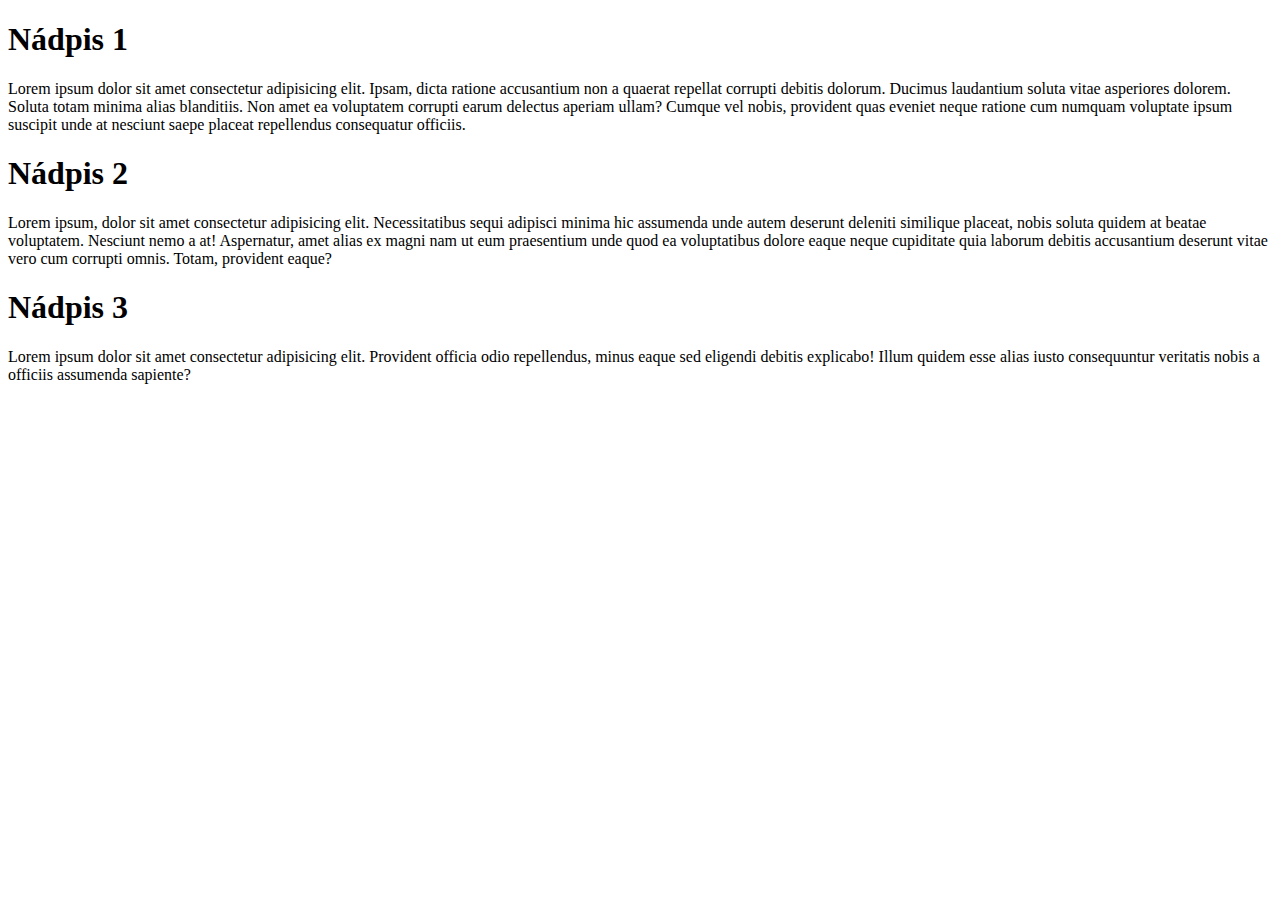
<file: 02_uvod_html/index.html>
<!DOCTYPE html>
<html lang="en">
<head>
    <meta charset="UTF-8">
    <meta name="viewport" content="width=device-width, initial-scale=1.0">
    <title>01 html úvod</title>
</head>
<body>
    <h1>Nádpis 1</h1>
    <p>

        Lorem ipsum dolor sit amet consectetur adipisicing elit. Ipsam, dicta ratione accusantium non a quaerat repellat corrupti debitis dolorum. Ducimus laudantium soluta vitae asperiores dolorem. Soluta totam minima alias blanditiis.
        Non amet ea voluptatem corrupti earum delectus aperiam ullam? Cumque vel nobis, provident quas eveniet neque ratione cum numquam voluptate ipsum suscipit unde at nesciunt saepe placeat repellendus consequatur officiis.
    </p>
<h1>Nádpis 2</h1>
<p>
    Lorem ipsum, dolor sit amet consectetur adipisicing elit. Necessitatibus sequi adipisci minima hic assumenda unde autem deserunt deleniti similique placeat, nobis soluta quidem at beatae voluptatem. Nesciunt nemo a at!
    Aspernatur, amet alias ex magni nam ut eum praesentium unde quod ea voluptatibus dolore eaque neque cupiditate quia laborum debitis accusantium deserunt vitae vero cum corrupti omnis. Totam, provident eaque?
</p>
<h1>Nádpis 3</h1>
<p>
    Lorem ipsum dolor sit amet consectetur adipisicing elit. Provident officia odio repellendus, minus eaque sed eligendi debitis explicabo! Illum quidem esse alias iusto consequuntur veritatis nobis a officiis assumenda sapiente?
</p>
</body>
</html>
</file>
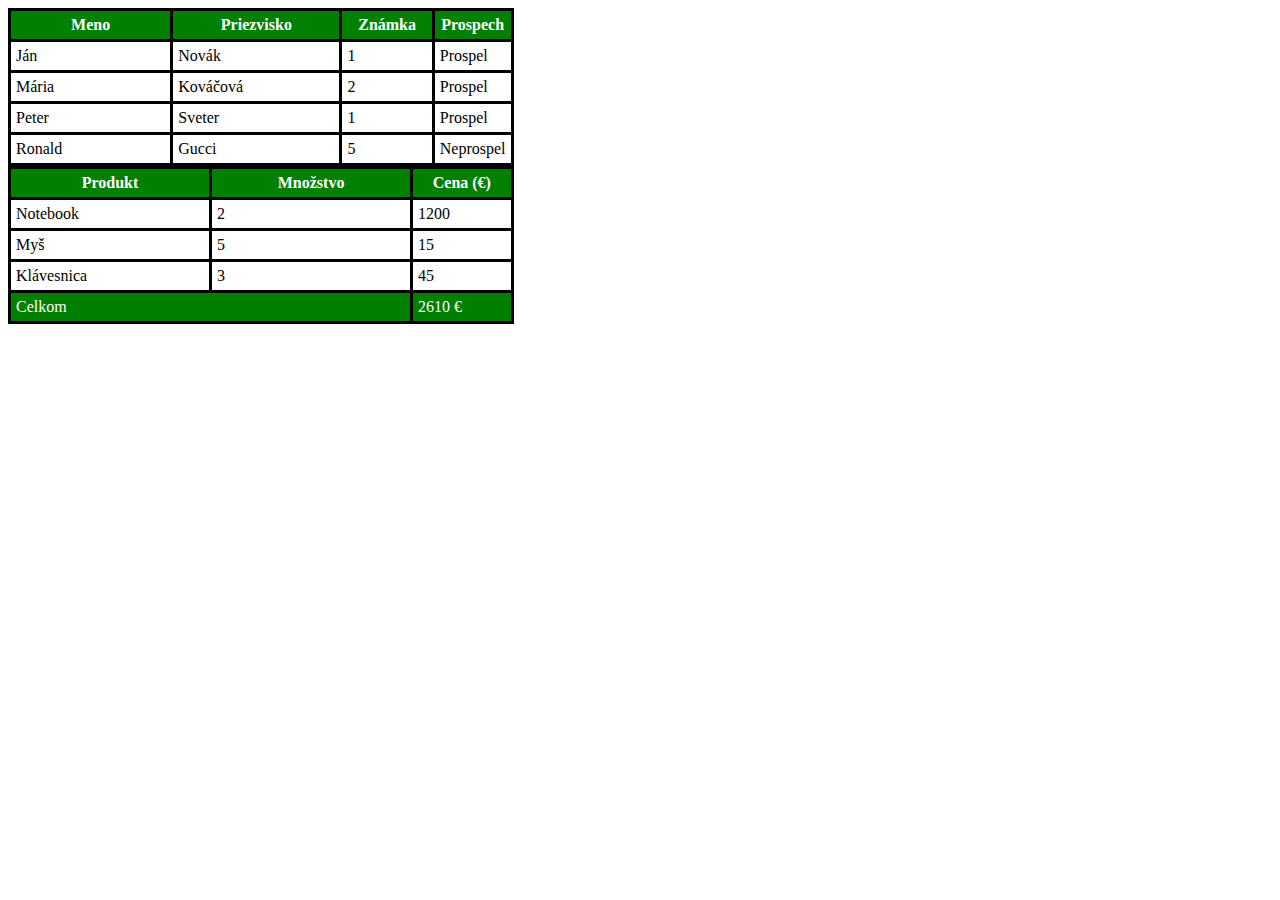
<file: 05_tabulky/index.html>
<!DOCTYPE html>
<html lang="en">
<head>
    <meta charset="UTF-8">
    <meta name="viewport" content="width=device-width, initial-scale=1.0">
    <title>05 tabulky</title>
    <link rel="stylesheet" href="style.css">
</head>
<body>
    
    <table>
        <thead>
            <tr>
                <th>Meno</th>
                <th>Priezvisko</th>
                <th>Známka</th>
                <th>Prospech</th>
            </tr>
        </thead>
        <tr>
            <td>Ján</td>
            <td>Novák</td>
            <td>1</td>
            <td>Prospel</td>
        </tr>
        <tr>
            <td>Mária</td>
            <td>Kováčová</td>
            <td>2</td>
            <td>Prospel</td>
        </tr>
        <tr>
            <td>Peter</td>
            <td>Sveter</td>
            <td>1</td>
            <td>Prospel</td>
        </tr>
        <tr>
            <td>Ronald</td>
            <td>Gucci</td>
            <td>5</td>
            <td>Neprospel</td>
        </tr>
    </table>

<table>
    <thead>
        <tr>
            <th>Produkt</th>
            <th>Množstvo</th>
            <th>Cena (€)</th>
        </tr>
    </thead>
    <tbody>
        <tr>
            <td>Notebook</td>
            <td>2</td>
            <td>1200</td>
        </tr>
        <tr>
            <td>Myš</td>
            <td>5</td>
            <td>15</td>
        </tr>
        <tr>
            <td>Klávesnica</td>
            <td>3</td>
            <td>45</td>
        </tr>
    </tbody>
    <tfoot>
        <tr>
            <td colspan="2">Celkom</td>
            
            <td>2610 €</td>
        </tr>
    </tfoot>
</table>

</body>
</html>
</file>
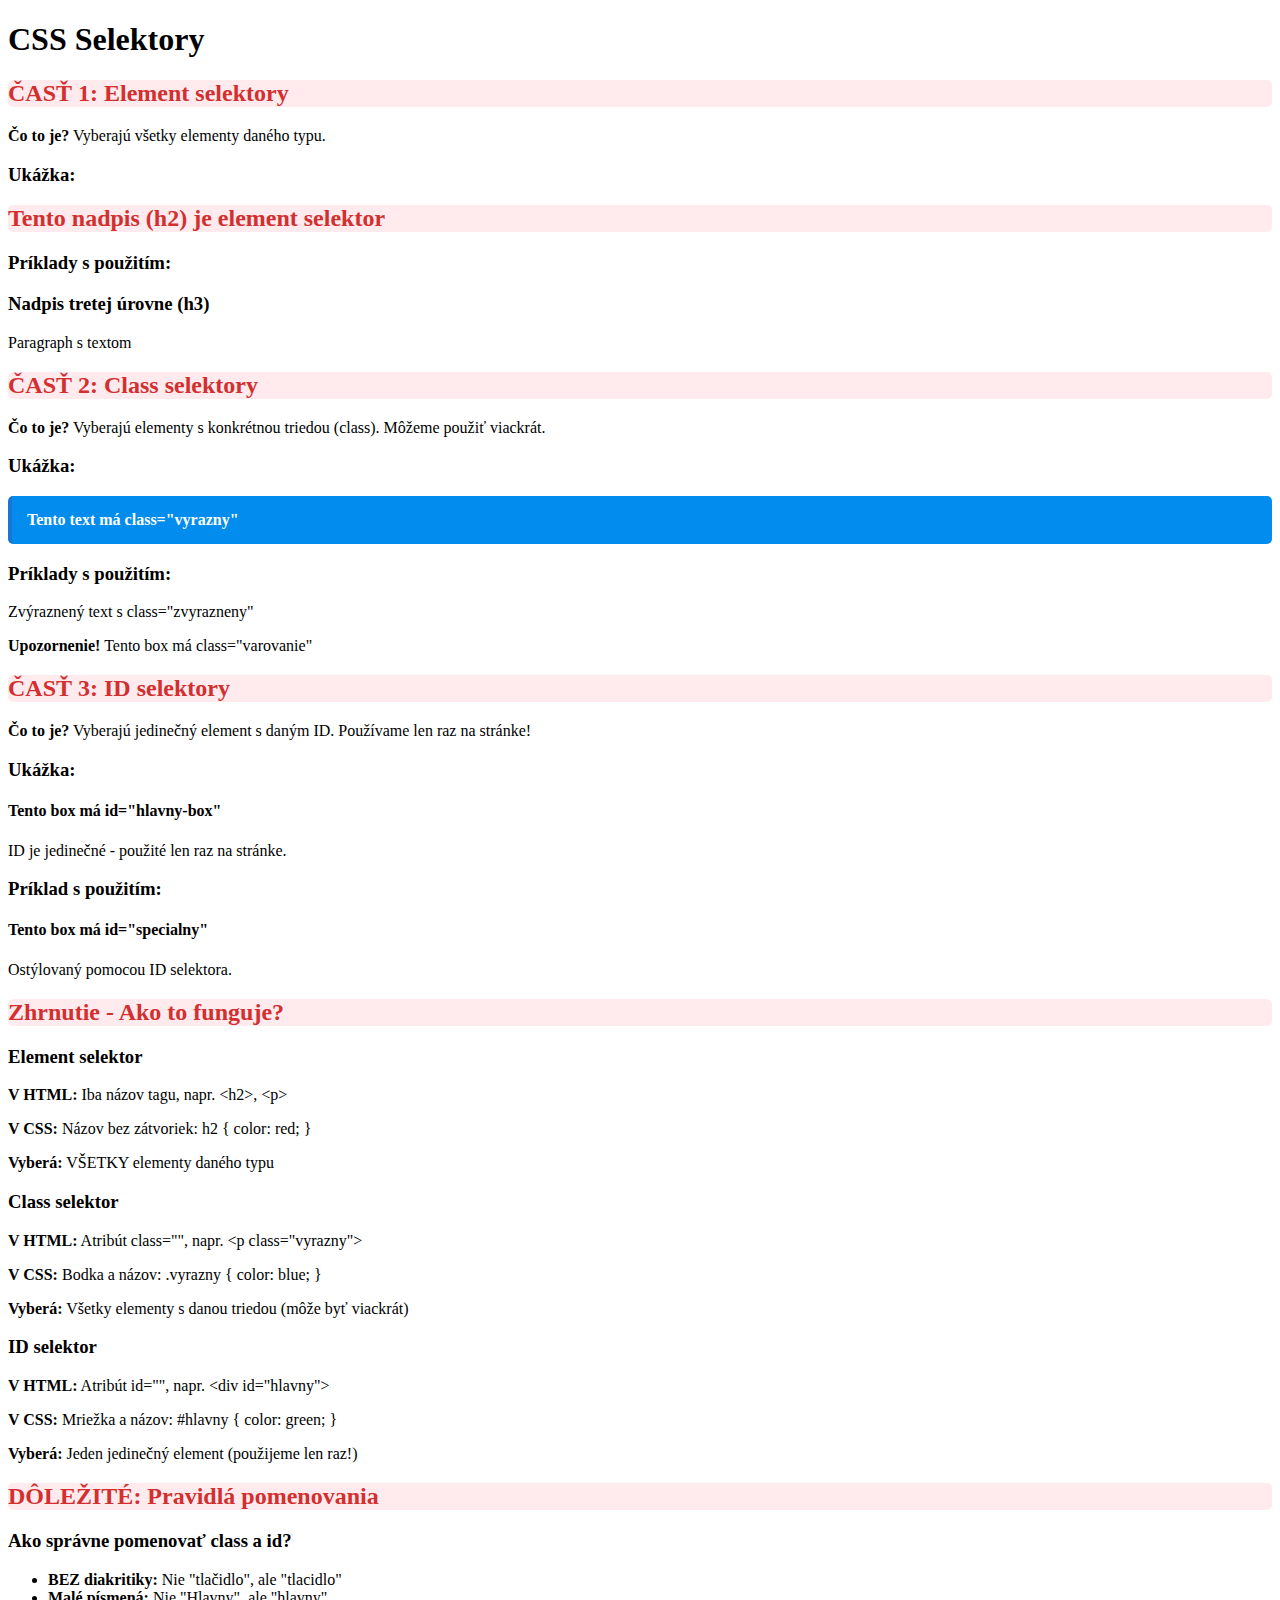
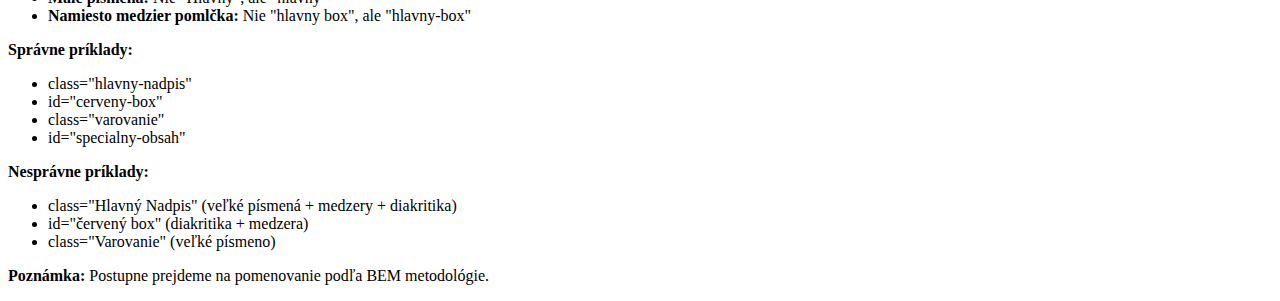
<file: 07_selektory/index.html>
<!DOCTYPE html>
<html lang="sk">
<head>
    <meta charset="UTF-8">
    <meta name="viewport" content="width=device-width, initial-scale=1.0">
    <title>06 CSS Selektory - Cvičenie</title>
    <link rel="stylesheet" href="assets/css/style.css">
</head>
<body>
    
    <h1>CSS Selektory</h1>
    
    <section>
        <h2>ČASŤ 1: Element selektory</h2>
        <p><strong>Čo to je?</strong> Vyberajú všetky elementy daného typu.</p>
        
        <article>
            <h3>Ukážka:</h3>
            <h2>Tento nadpis (h2) je element selektor</h2>
        </article>
        
        <article>
            <h3>Príklady s použitím:</h3>
            <h3>Nadpis tretej úrovne (h3)</h3>
            <p>Paragraph s textom</p>
        </article>
    </section>

    <section>
        <h2>ČASŤ 2: Class selektory</h2>
        <p><strong>Čo to je?</strong> Vyberajú elementy s konkrétnou triedou (class). Môžeme použiť viackrát.</p>
        
        <article>
            <h3>Ukážka:</h3>
            <p class="vyrazny">Tento text má class="vyrazny"</p>
        </article>
        
        <article>
            <h3>Príklady s použitím:</h3>
            <p>Zvýraznený text s class="zvyrazneny"</p>
            <div>
                <strong>Upozornenie!</strong> Tento box má class="varovanie"
            </div>
        </article>
    </section>

    <section>
        <h2>ČASŤ 3: ID selektory</h2>
        <p><strong>Čo to je?</strong> Vyberajú jedinečný element s daným ID. Používame len raz na stránke!</p>
        
        <article>
            <h3>Ukážka:</h3>
            <div>
                <h4>Tento box má id="hlavny-box"</h4>
                <p>ID je jedinečné - použité len raz na stránke.</p>
            </div>
        </article>
        
        <article>
            <h3>Príklad s použitím:</h3>
            <div>
                <h4>Tento box má id="specialny"</h4>
                <p>Ostýlovaný pomocou ID selektora.</p>
            </div>
        </article>
    </section>

    <section>
        <h2>Zhrnutie - Ako to funguje?</h2>
        
        <article>
            <h3>Element selektor</h3>
            <p><strong>V HTML:</strong> Iba názov tagu, napr. &lt;h2&gt;, &lt;p&gt;</p>
            <p><strong>V CSS:</strong> Názov bez zátvoriek: h2 { color: red; }</p>
            <p><strong>Vyberá:</strong> VŠETKY elementy daného typu</p>
        </article>
        
        <article>
            <h3>Class selektor</h3>
            <p><strong>V HTML:</strong> Atribút class="", napr. &lt;p class="vyrazny"&gt;</p>
            <p><strong>V CSS:</strong> Bodka a názov: .vyrazny { color: blue; }</p>
            <p><strong>Vyberá:</strong> Všetky elementy s danou triedou (môže byť viackrát)</p>
        </article>
        
        <article>
            <h3>ID selektor</h3>
            <p><strong>V HTML:</strong> Atribút id="", napr. &lt;div id="hlavny"&gt;</p>
            <p><strong>V CSS:</strong> Mriežka a názov: #hlavny { color: green; }</p>
            <p><strong>Vyberá:</strong> Jeden jedinečný element (použijeme len raz!)</p>
        </article>
    </section>
    <section>
        <h2>DÔLEŽITÉ: Pravidlá pomenovania</h2>
        
        <article>
            <h3>Ako správne pomenovať class a id?</h3>
            <ul>
                <li><strong>BEZ diakritiky:</strong> Nie "tlačidlo", ale "tlacidlo"</li>
                <li><strong>Malé písmená:</strong> Nie "Hlavny", ale "hlavny"</li>
                <li><strong>Namiesto medzier pomlčka:</strong> Nie "hlavny box", ale "hlavny-box"</li>
            </ul>
            
            <p><strong>Správne príklady:</strong></p>
            <ul>
                <li>class="hlavny-nadpis"</li>
                <li>id="cerveny-box"</li>
                <li>class="varovanie"</li>
                <li>id="specialny-obsah"</li>
            </ul>
            
            <p><strong>Nesprávne príklady:</strong></p>
            <ul>
                <li>class="Hlavný Nadpis" (veľké písmená + medzery + diakritika)</li>
                <li>id="červený box" (diakritika + medzera)</li>
                <li>class="Varovanie" (veľké písmeno)</li>
            </ul>
            
            <p><strong>Poznámka:</strong> Postupne prejdeme na pomenovanie podľa BEM metodológie.</p>
        </article>
    </section>
</body>
</html>
</file>
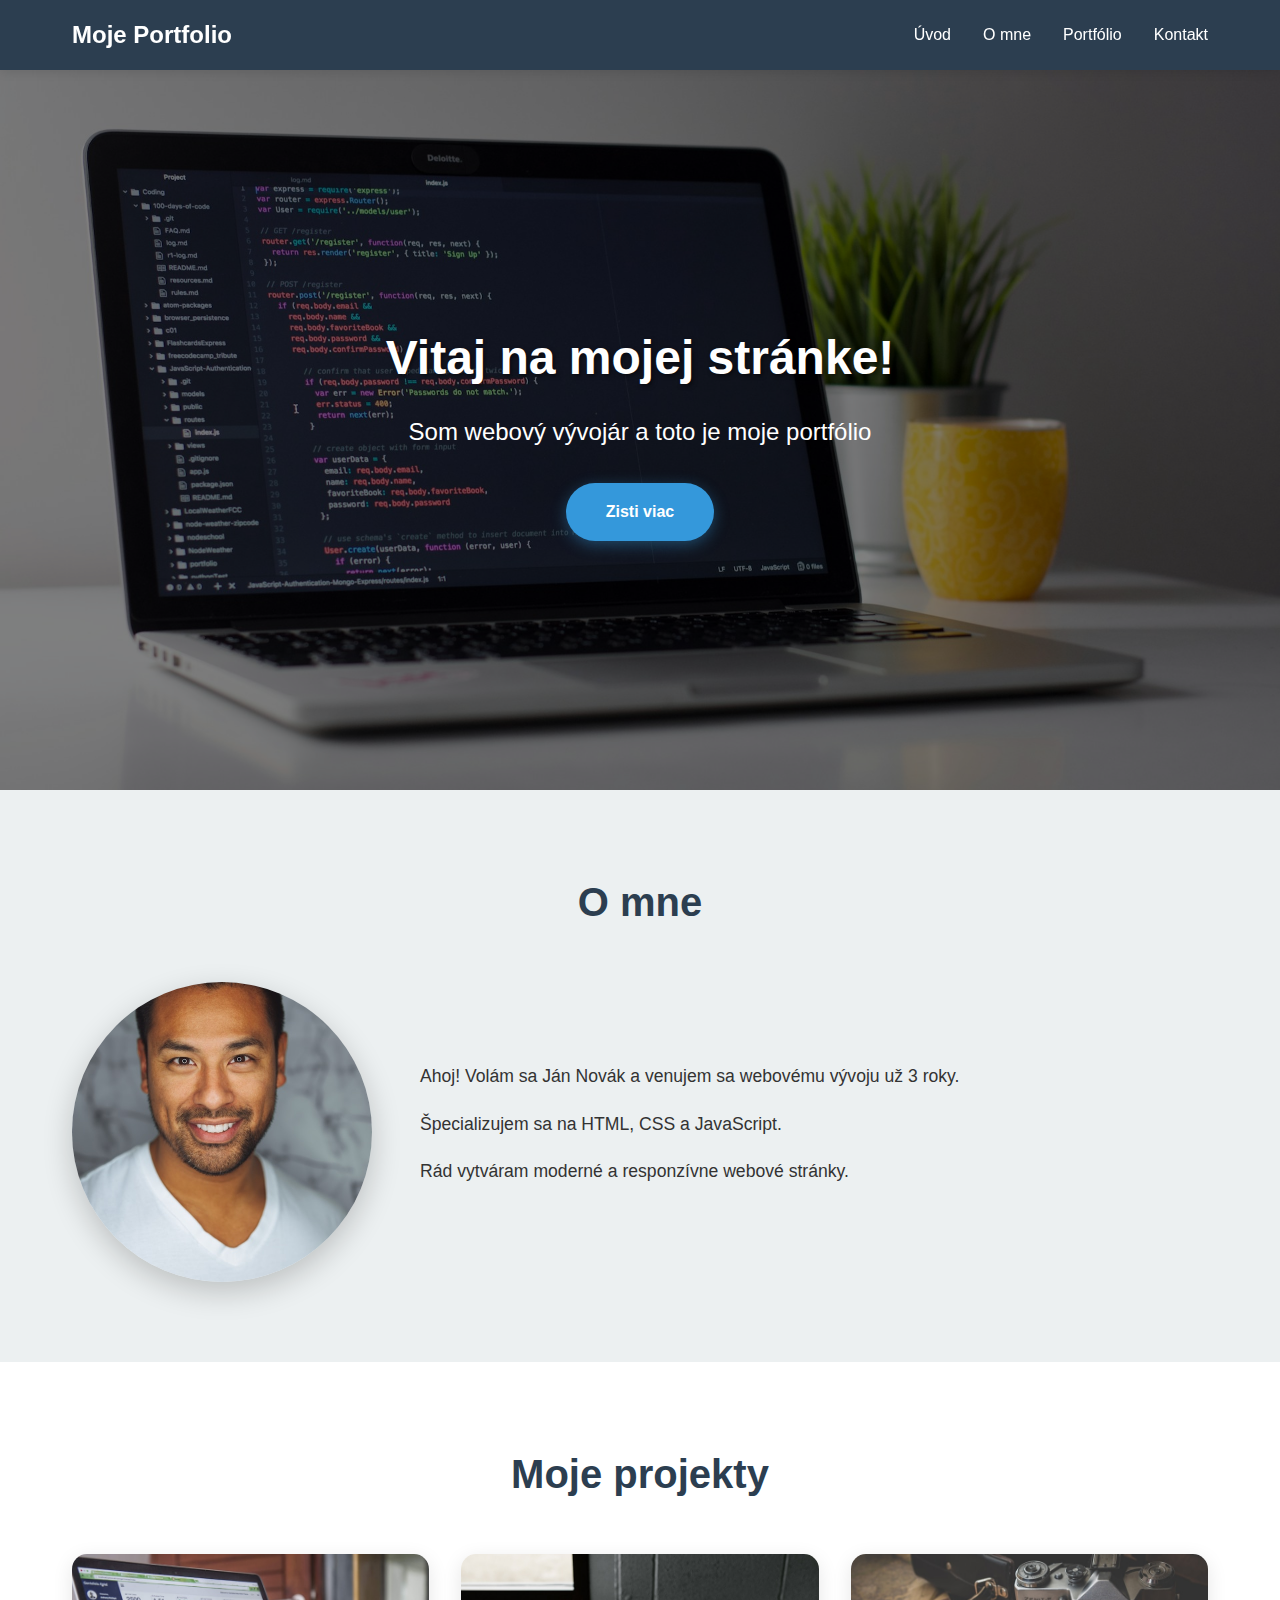
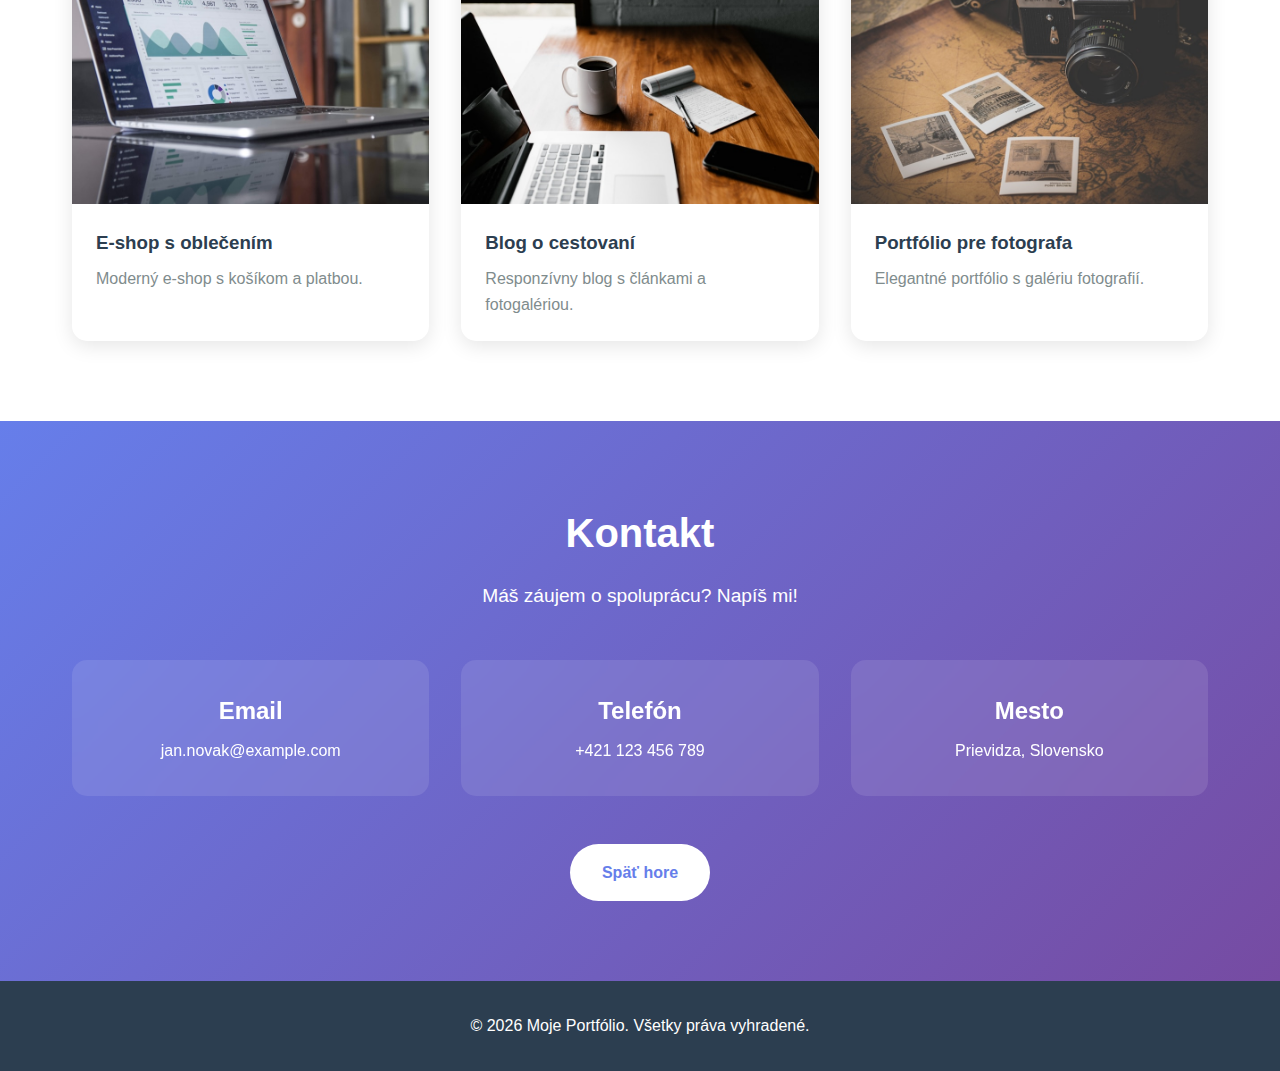
<file: odkazy_kotvy/index.html>
<!DOCTYPE html>
<html lang="sk">
<head>
    <meta charset="UTF-8">
    <meta name="viewport" content="width=device-width, initial-scale=1.0">
    <title>Moje Portfólio</title>
    <link rel="stylesheet" href="assets/css/style.css">
</head>
<body>

    <!-- NAVIGÁCIA - odkazy na časti stránky -->
    <nav class="nav">
        <div class="container">
            <h1 class="nav__logo">Moje Portfolio</h1>
            <ul class="nav__list">
                <li><a href="#uvod">Úvod</a></li>
                <li><a href="#o_mne">O mne</a></li>
                <li><a href="#portfolio">Portfólio</a></li>
                <li><a href="#kontakt">Kontakt</a></li>
            </ul>
        </div>
    </nav>

    <!-- HERO SEKCIA s obrázkom na pozadí -->
    <!-- TODO: V CSS pridaj background-image s relatívnou adresou -->
    <header class="hero" id="uvod">
        <div class="hero__content">
            <h1>Vitaj na mojej stránke!</h1>
            <p>Som webový vývojár a toto je moje portfólio</p>
            <!-- TODO: Pridaj odkaz na sekciu "o-mne" -->
            <a href="" class="hero__btn">Zisti viac</a>
        </div>
    </header>

    <!-- SEKCIA: O MNE -->
    <section class="about" id="o_mne">
        <div class="container">
            <h2>O mne</h2>
            <div class="about__content">
                <!-- TODO: Pridaj obrázok profile.jpg -->
                <img src="assets/images/profile.jpg" alt="Môj profil" class="about__img">
                <div class="about__text">
                    <p>Ahoj! Volám sa Ján Novák a venujem sa webovému vývoju už 3 roky.</p>
                    <p>Špecializujem sa na HTML, CSS a JavaScript.</p>
                    <p>Rád vytváram moderné a responzívne webové stránky.</p>
                </div>
            </div>
        </div>
    </section>

    <!-- SEKCIA: PORTFÓLIO -->
    <section class="portfolio" id="portfolio">
        <div class="container">
            <h2>Moje projekty</h2>
            <div class="portfolio__grid">
                
                <!-- Projekt 1 -->
                <div class="portfolio__card">
                    <!-- TODO: Pridaj obrázok projektu project-1.jpg -->
                    <img src="assets/images/project-1.jpg" alt="Projekt 1">
                    <h3>E-shop s oblečením</h3>
                    <p>Moderný e-shop s košíkom a platbou.</p>
                </div>

                <!-- Projekt 2 -->
                <div class="portfolio__card">
                    <!-- TODO: Pridaj obrázok projektu project-2.jpg) -->
                    <img src="assets/images/project-2.jpg" alt="Projekt 2">
                    <h3>Blog o cestovaní</h3>
                    <p>Responzívny blog s článkami a fotogalériou.</p>
                </div>

                <!-- Projekt 3 -->
                <div class="portfolio__card">
                    <!-- TODO: Pridaj obrázok projektu project-3.jpg) -->
                    <img src="assets/images/project-3.jpg" alt="Projekt 3">
                    <h3>Portfólio pre fotografa</h3>
                    <p>Elegantné portfólio s galériu fotografií.</p>
                </div>

            </div>
        </div>
    </section>

    <!-- SEKCIA: KONTAKT -->
    <section class="contact" id="kontakt">
        <div class="container">
            <h2>Kontakt</h2>
            <p>Máš záujem o spoluprácu? Napíš mi!</p>
            
            <div class="contact__info">
                <div class="contact__item">
                    <h3>Email</h3>
                    <p>jan.novak@example.com</p>
                </div>
                <div class="contact__item">
                    <h3>Telefón</h3>
                    <p>+421 123 456 789</p>
                </div>
                <div class="contact__item">
                    <h3>Mesto</h3>
                    <p>Prievidza, Slovensko</p>
                </div>
            </div>

            <!-- Odkaz späť hore -->
            <!-- TODO: Pridaj odkaz na sekciu #uvod -->
            <a href="" class="contact__btn-back" id="uvod"> Späť hore</a>
        </div>
    </section>

    <footer>
        <p>&copy; 2026 Moje Portfólio. Všetky práva vyhradené.</p>
    </footer>

</body>
</html>
</file>
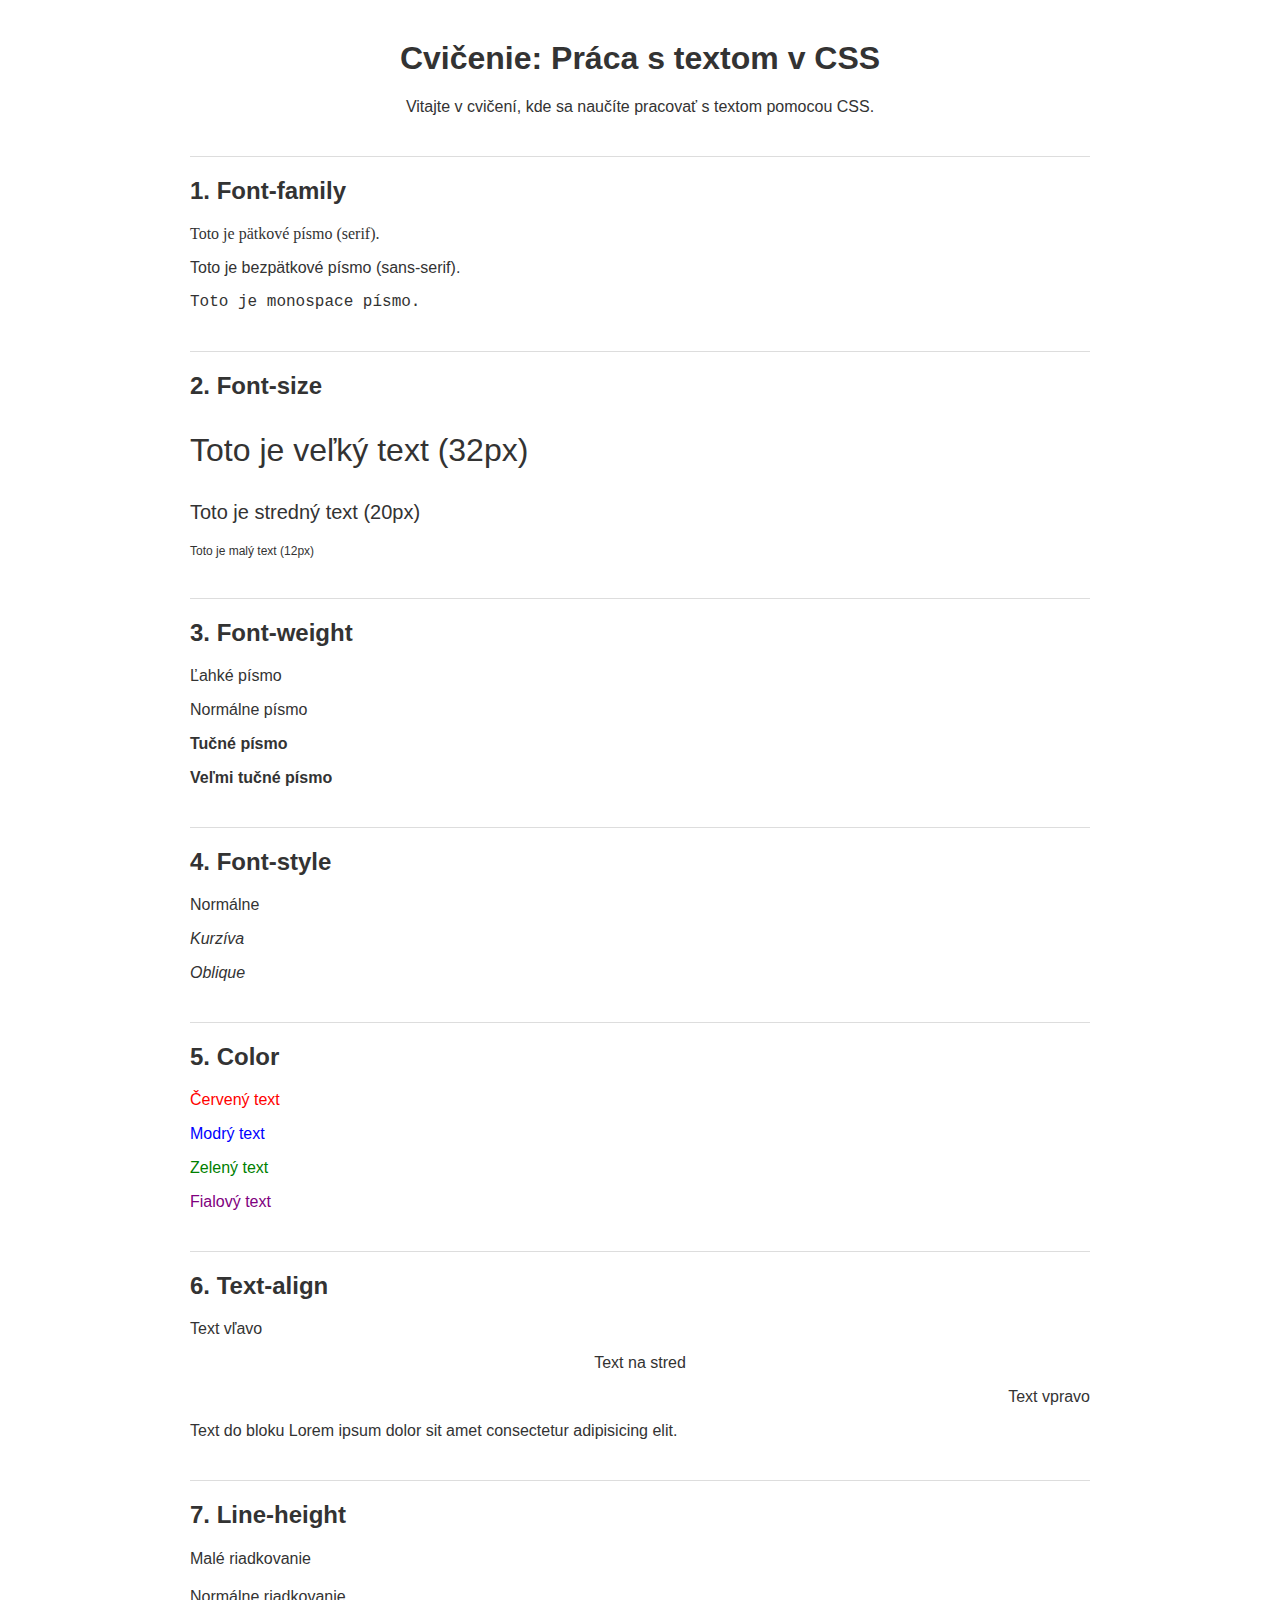
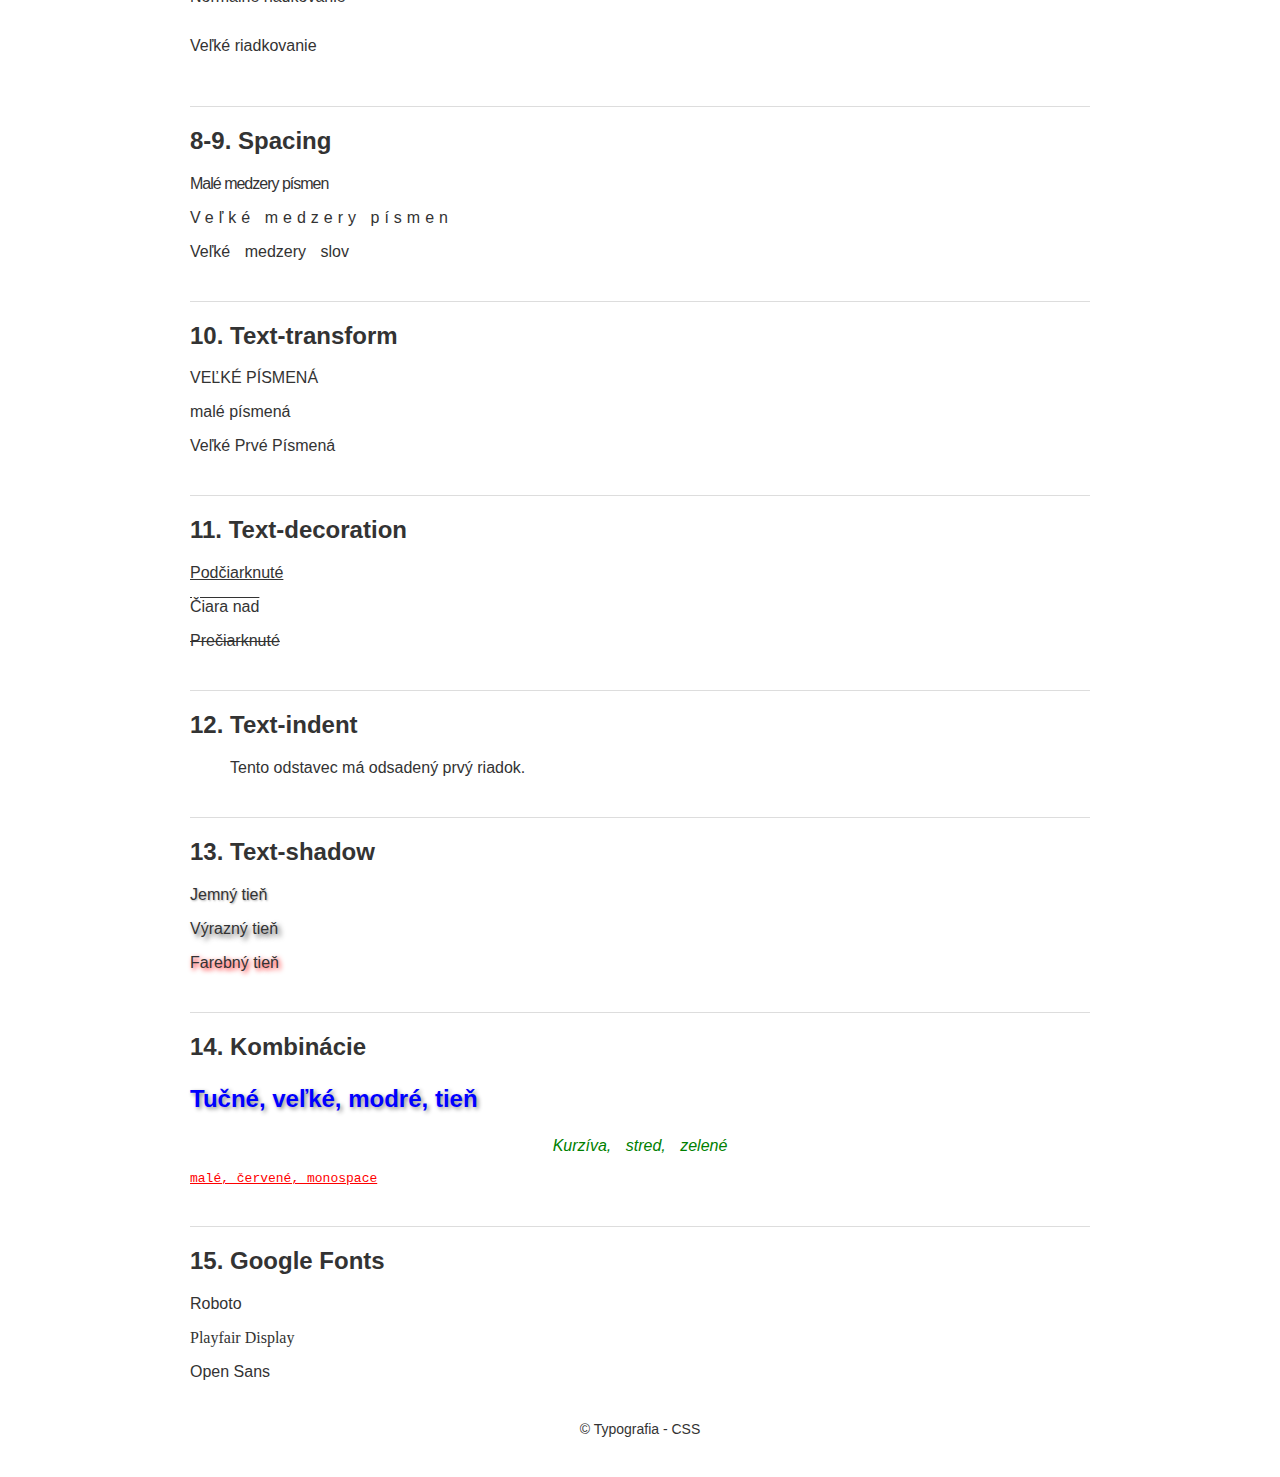
<file: uloha_2/index.html>
<!DOCTYPE html>
<html lang="sk" xmlns:mso="urn:schemas-microsoft-com:office:office" xmlns:msdt="uuid:C2F41010-65B3-11d1-A29F-00AA00C14882">
<head>
    <meta charset="UTF-8">
    <meta name="viewport" content="width=device-width, initial-scale=1.0">
    <title>Cvičenie - Práca s textom</title>
    <link rel="stylesheet" href="assets/css/style.css">

<!--[if gte mso 9]><xml>
<mso:CustomDocumentProperties>
<mso:xd_Signature msdt:dt="string"></mso:xd_Signature>
<mso:display_urn_x003a_schemas-microsoft-com_x003a_office_x003a_office_x0023_Editor msdt:dt="string">Mgr. Jozef Dubec</mso:display_urn_x003a_schemas-microsoft-com_x003a_office_x003a_office_x0023_Editor>
<mso:Order msdt:dt="string">900.000000000000</mso:Order>
<mso:xd_ProgID msdt:dt="string"></mso:xd_ProgID>
<mso:_ExtendedDescription msdt:dt="string"></mso:_ExtendedDescription>
<mso:display_urn_x003a_schemas-microsoft-com_x003a_office_x003a_office_x0023_Author msdt:dt="string">Mgr. Jozef Dubec</mso:display_urn_x003a_schemas-microsoft-com_x003a_office_x003a_office_x0023_Author>
<mso:ComplianceAssetId msdt:dt="string"></mso:ComplianceAssetId>
<mso:TemplateUrl msdt:dt="string"></mso:TemplateUrl>
<mso:ReferenceId msdt:dt="string"></mso:ReferenceId>
<mso:ContentTypeId msdt:dt="string">0x01010038449989B0003745A94C095FA2948DAE</mso:ContentTypeId>
<mso:TriggerFlowInfo msdt:dt="string"></mso:TriggerFlowInfo>
<mso:_SourceUrl msdt:dt="string"></mso:_SourceUrl>
<mso:_SharedFileIndex msdt:dt="string"></mso:_SharedFileIndex>
<mso:TaxCatchAll msdt:dt="string"></mso:TaxCatchAll>
<mso:MediaServiceImageTags msdt:dt="string"></mso:MediaServiceImageTags>
<mso:lcf76f155ced4ddcb4097134ff3c332f msdt:dt="string"></mso:lcf76f155ced4ddcb4097134ff3c332f>
</mso:CustomDocumentProperties>
</xml><![endif]-->
</head>
<body>

<h1>Cvičenie: Práca s textom v CSS</h1>

<p class="intro">
    Vitajte v cvičení, kde sa naučíte pracovať s textom pomocou CSS.
</p>

<div id="font-family">
    <h2>1. Font-family</h2>
    <p class="serif">Toto je pätkové písmo (serif).</p>
    <p class="sans">Toto je bezpätkové písmo (sans-serif).</p>
    <p class="mono">Toto je monospace písmo.</p>
</div>

<div id="font-size">
    <h2>2. Font-size</h2>
    <p class="big">Toto je veľký text (32px)</p>
    <p class="medium">Toto je stredný text (20px)</p>
    <p class="small">Toto je malý text (12px)</p>
</div>

<div id="font-weight">
    <h2>3. Font-weight</h2>
    <p class="light">Ľahké písmo</p>
    <p class="normal">Normálne písmo</p>
    <p class="bold">Tučné písmo</p>
    <p class="extra-bold">Veľmi tučné písmo</p>
</div>

<div id="font-style">
    <h2>4. Font-style</h2>
    <p class="normal-style">Normálne</p>
    <p class="italic">Kurzíva</p>
    <p class="oblique">Oblique</p>
</div>

<div id="colors">
    <h2>5. Color</h2>
    <p class="red">Červený text</p>
    <p class="blue">Modrý text</p>
    <p class="green">Zelený text</p>
    <p class="purple">Fialový text</p>
</div>

<div id="align">
    <h2>6. Text-align</h2>
    <p class="left">Text vľavo</p>
    <p class="center">Text na stred</p>
    <p class="right">Text vpravo</p>
    <p class="justify">Text do bloku Lorem ipsum dolor sit amet consectetur adipisicing elit.</p>
</div>

<div id="line-height">
    <h2>7. Line-height</h2>
    <p class="lh-small">Malé riadkovanie</p>
    <p class="lh-normal">Normálne riadkovanie</p>
    <p class="lh-big">Veľké riadkovanie</p>
</div>

<div id="spacing">
    <h2>8-9. Spacing</h2>
    <p class="letter-small">Malé medzery písmen</p>
    <p class="letter-big">Veľké medzery písmen</p>
    <p class="word-big">Veľké medzery slov</p>
</div>

<div id="transform">
    <h2>10. Text-transform</h2>
    <p class="upper">veľké písmená</p>
    <p class="lower">MALÉ PÍSMENÁ</p>
    <p class="capitalize">veľké prvé písmená</p>
</div>

<div id="decoration">
    <h2>11. Text-decoration</h2>
    <p class="underline">Podčiarknuté</p>
    <p class="overline">Čiara nad</p>
    <p class="line-through">Prečiarknuté</p>
</div>

<div id="indent">
    <h2>12. Text-indent</h2>
    <p class="indent">Tento odstavec má odsadený prvý riadok.</p>
</div>

<div id="shadow">
    <h2>13. Text-shadow</h2>
    <p class="shadow-light">Jemný tieň</p>
    <p class="shadow-strong">Výrazný tieň</p>
    <p class="shadow-color">Farebný tieň</p>
</div>

<div id="combo">
    <h2>14. Kombinácie</h2>
    <p class="combo-one">Tučné, veľké, modré, tieň</p>
    <p class="combo-two">Kurzíva, stred, zelené</p>
    <p class="combo-three">Malé, červené, monospace</p>
</div>

<div id="fonts">
    <h2>15. Google Fonts</h2>
    <p class="roboto">Roboto</p>
    <p class="playfair">Playfair Display</p>
    <p class="opensans">Open Sans</p>
</div>

<footer>
    <p>&copy; Typografia - CSS</p>
</footer>

</body>

</body>
</html>
</file>
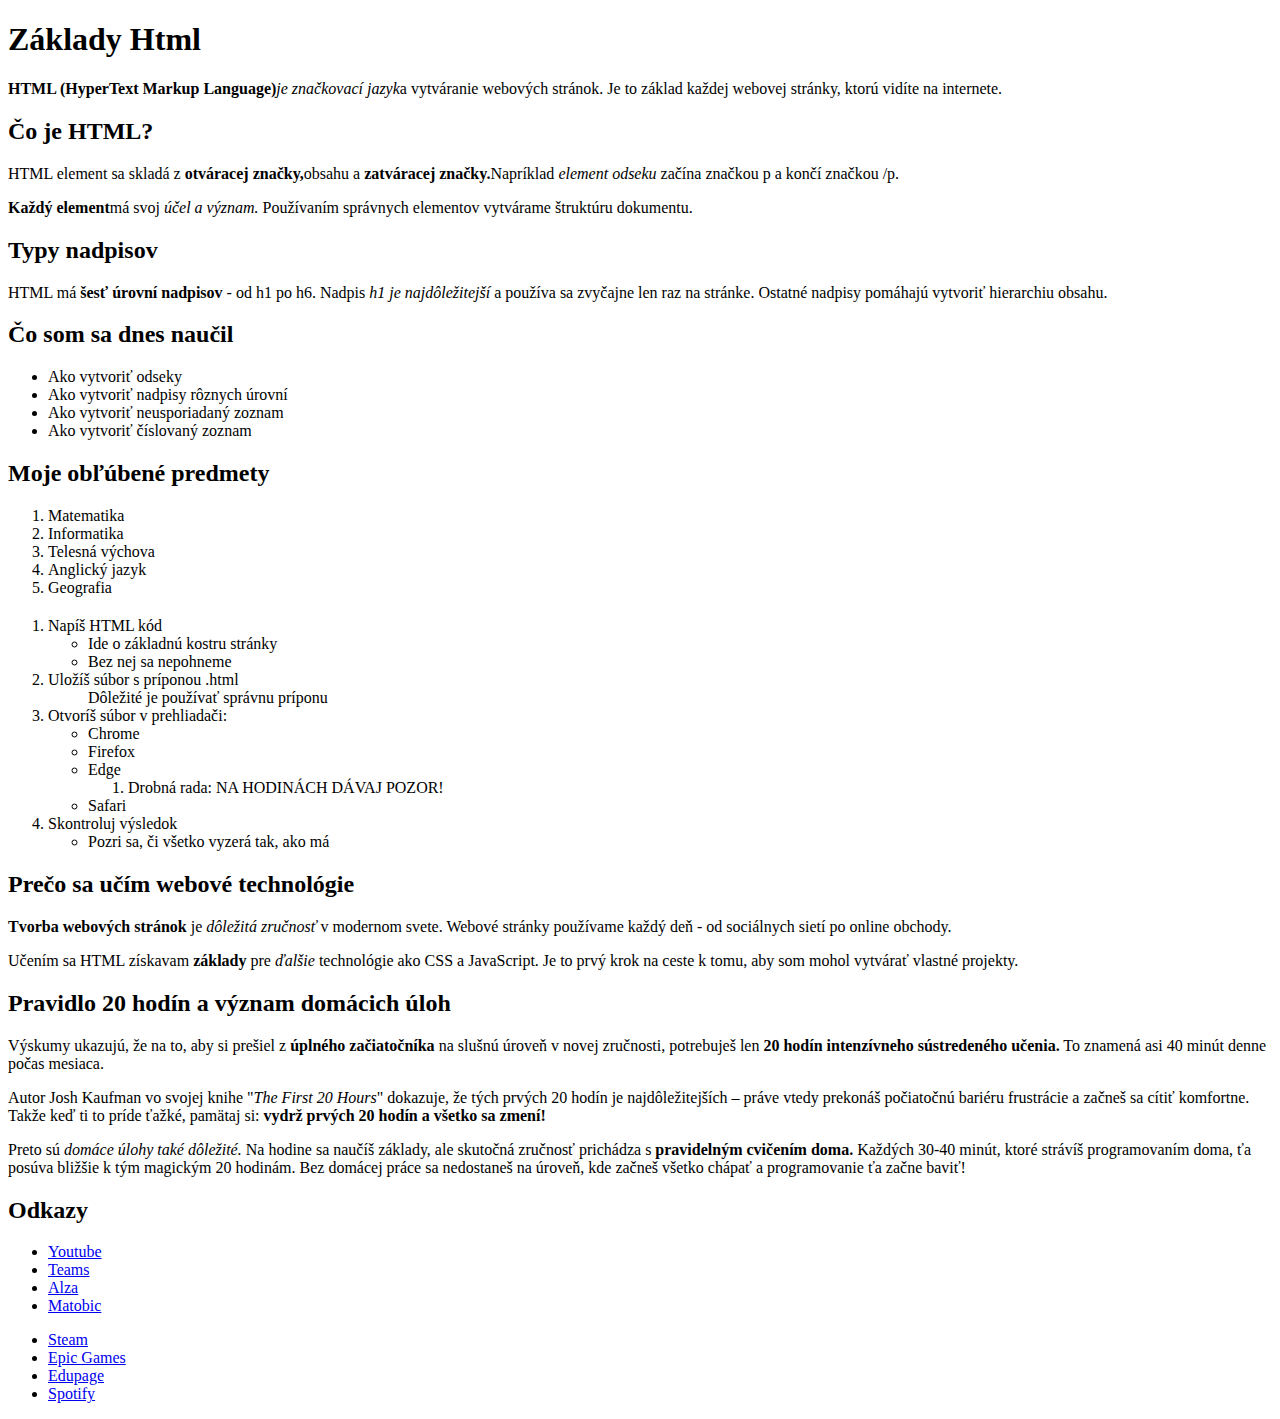
<file: 03_opakovanie_stron_em/inex.html>
<!DOCTYPE html>
<html lang="en">
<head>
    <meta charset="UTF-8">
    <meta name="viewport" content="width=device-width, initial-scale=1.0">
    <title>Základy HTML</title>
</head>
<body>
    <h1>Základy Html</h1>

    <p>
        <strong>HTML (HyperText Markup Language)</strong><em>je značkovací jazyk</em>a vytváranie webových stránok. Je to základ každej webovej stránky, ktorú vidíte na internete.
    </p>

    <h2>Čo je HTML?</h2>

    <p>
        HTML element sa skladá z <strong>otváracej značky,</strong>obsahu a <strong>zatváracej značky.</strong>Napríklad <em>element odseku</em>  začína značkou p a končí značkou /p.</p>
    <p>
        <strong>Každý element</strong>má svoj <em>účel a význam.</em> Používaním správnych elementov vytvárame štruktúru dokumentu.
    </p>
    
    <h2>Typy nadpisov</h2>

    <p>
        HTML má <strong>šesť úrovní nadpisov</strong> - od h1 po h6. Nadpis <em>h1 je najdôležitejší</em> a používa sa zvyčajne len raz na stránke. Ostatné nadpisy pomáhajú vytvoriť hierarchiu obsahu.
    </p>
    
    <h2>Čo som sa dnes naučil</h2>

    <ul>
        <li>Ako vytvoriť odseky</li>
        <li>Ako vytvoriť nadpisy rôznych úrovní</li>
        <li>Ako vytvoriť neusporiadaný zoznam</li>
        <li>Ako vytvoriť číslovaný zoznam</li>  
    </ul>
    <h2>Moje obľúbené predmety</h2>
    <ol>
        <li>Matematika</li>
        <li>Informatika</li>
        <li>Telesná výchova</li>
        <li>Anglický jazyk</li>
        <li> Geografia</li>
    </ol>

    <h2></h2>

    <ol>
        <li>Napíš HTML kód </li>
        <ul>
            <li>Ide o základnú kostru stránky</li>
            <li>Bez nej sa nepohneme </li>
        </ul>
        <li>Uložíš súbor s príponou .html</li>
        <ul>
            Dôležité je používať správnu príponu
        </ul>
        <li>Otvoríš súbor v prehliadači:</li>
        <ul>
            <li>Chrome</li>
            <li>Firefox</li>
            <li>Edge</li>
            <ol>
                <li>Drobná rada: NA HODINÁCH DÁVAJ POZOR!</li>
            </ol>
            <li>Safari</li>
        </ul>
        <li>Skontroluj výsledok</li>
        <ul>
            <li>Pozri sa, či všetko vyzerá tak, ako má</li>
        </ul>
    </ol>

    <h2>Prečo sa učím webové technológie</h2>

    <p>
        <strong>Tvorba webových stránok</strong> je <em>dôležitá zručnosť</em> v modernom svete. Webové stránky používame každý deň - od sociálnych sietí po online obchody.
    </p>
    <p>
        Učením sa HTML získavam <strong>základy</strong> pre <em>ďalšie</em> technológie ako CSS a JavaScript. Je to prvý krok na ceste k tomu, aby som mohol vytvárať vlastné projekty.
    </p>

    <h2>Pravidlo 20 hodín a význam domácich úloh</h2>

    <p>
        Výskumy ukazujú, že na to, aby si prešiel z <strong>úplného začiatočníka</strong> na slušnú úroveň v novej zručnosti, potrebuješ len <strong>20 hodín intenzívneho sústredeného učenia.</strong> To znamená asi 40 minút denne počas mesiaca.
    </p>
    <p>
        Autor Josh Kaufman vo svojej knihe "<em>The First 20 Hours</em>" dokazuje, že tých prvých 20 hodín je najdôležitejších – práve vtedy prekonáš počiatočnú bariéru frustrácie a začneš sa cítiť komfortne. Takže keď ti to príde ťažké, pamätaj si: <strong>vydrž prvých 20 hodín a všetko sa zmení!</strong>
    </p>
    <p>
        Preto sú <em>domáce úlohy také dôležité.</em> Na hodine sa naučíš základy, ale skutočná zručnosť prichádza s <strong>pravidelným cvičením doma.</strong> Každých 30-40 minút, ktoré strávíš programovaním doma, ťa posúva bližšie k tým magickým 20 hodinám. Bez domácej práce sa nedostaneš na úroveň, kde začneš všetko chápať a programovanie ťa začne baviť!
    </p>
    
    <h2>
        Odkazy
    </h2>

    <ul>
        <li><a href="https://www.youtube.com/">Youtube</a></li>
        <li><a href="https://www.microsoft.com/sk-sk/microsoft-teams/log-in">Teams</a></li>
        <li><a href="https://www.alza.sk/">Alza</a></li>
        <li><a href="https://www.matobic.sk/">Matobic</a></li>
    </ul>
    <ul>
        <li><a href="https://store.steampowered.com/about/">Steam</a></li>
        <li><a href="https://store.epicgames.com/cs">Epic Games</a></li>
        <li><a href="https://play.google.com/store/apps/details?id=air.org.edupage&hl=sk">Edupage</a></li>
        <li><a href="https://play.google.com/store/apps/details?id=com.spotify.music&hl=sk">Spotify</a></li>
    </ul>
</body>
</html>
</file>
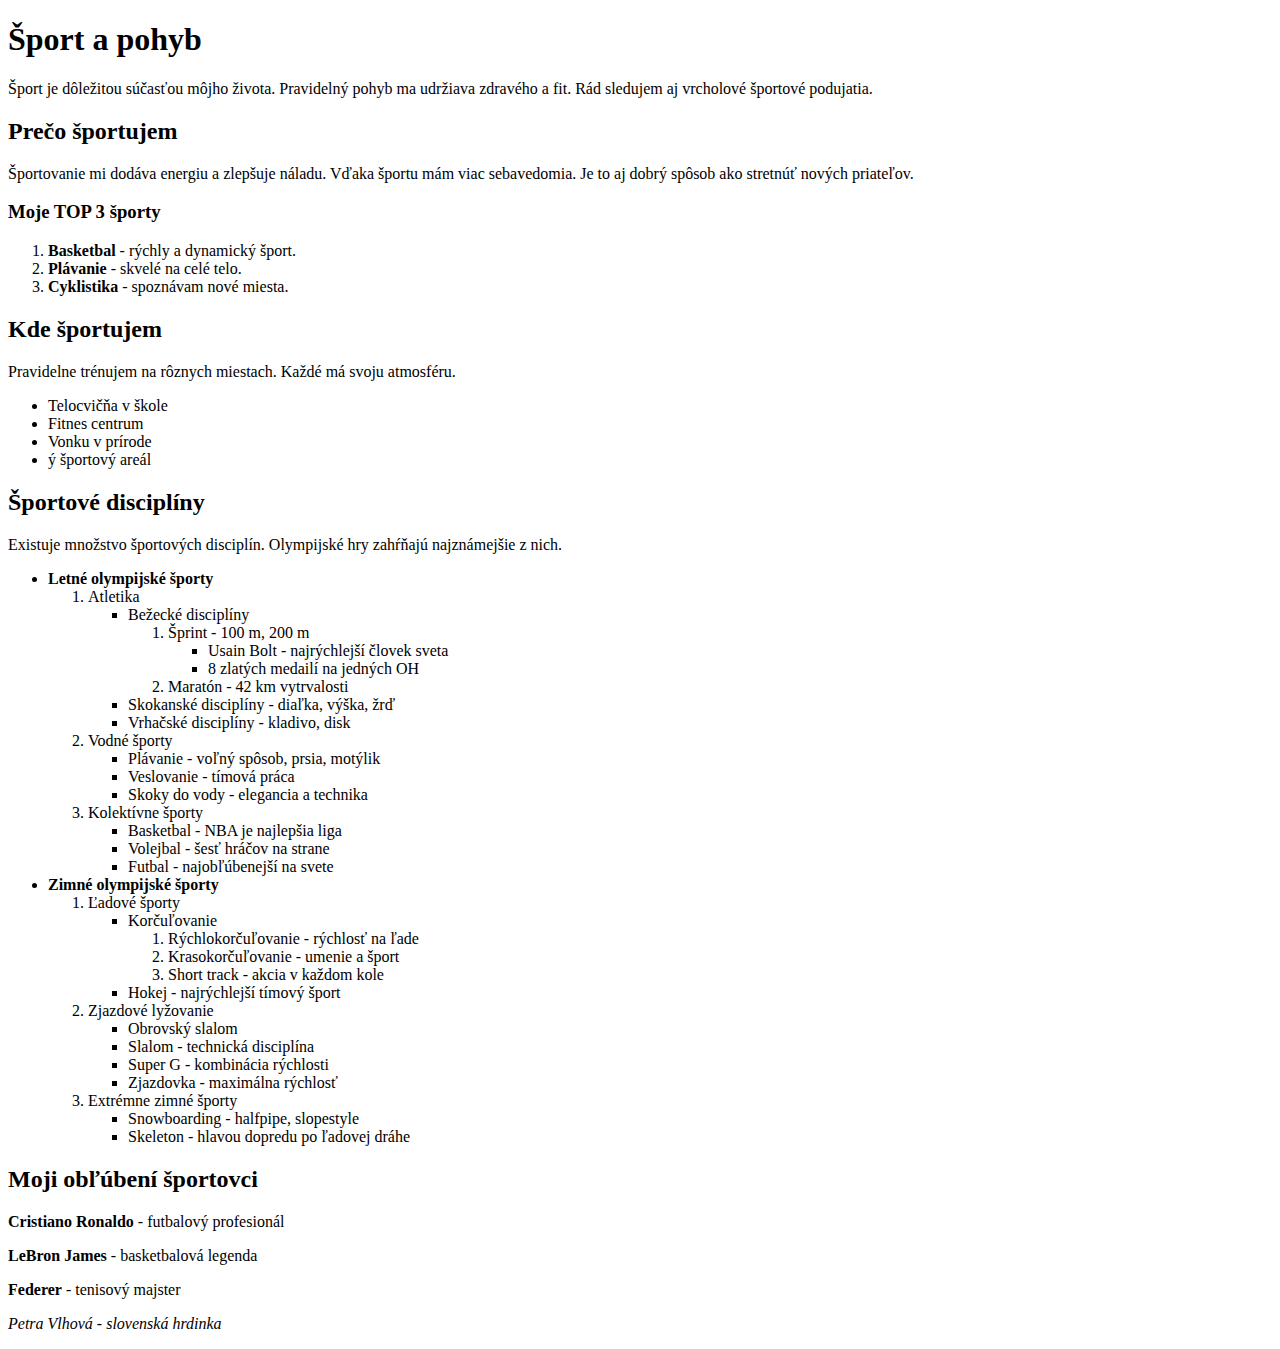
<file: 04_zadanie/index 12.html>
<!DOCTYPE html>
<html lang="sk">
<head>
<meta charset="UTF-8">
<meta name="viewport" content="width=device-width, initial-scale=1.0">
<title>Šport je môj koníček</title>
</head>
<body>
<h1>Šport a pohyb</h1>
<p>
Šport je dôležitou súčasťou môjho života. Pravidelný pohyb ma udržiava zdravého a fit. Rád sledujem aj vrcholové športové podujatia.
</p>
<h2>Prečo športujem</h2>
<p>
Športovanie mi dodáva energiu a zlepšuje náladu. Vďaka športu mám viac sebavedomia. Je to aj dobrý spôsob ako stretnúť nových priateľov.
</p>
<h3>Moje TOP 3 športy</h3>
<ol>
<li><strong>Basketbal</strong> - rýchly a dynamický šport.</li> 
<li><strong>Plávanie</strong> - skvelé na celé telo.</li>
<li><strong>Cyklistika</strong> - spoznávam nové miesta.</li>
</ol>
<h2>Kde športujem</h2>
<p>Pravidelne trénujem na rôznych miestach. Každé má svoju atmosféru.</p>
<ul>
<li>Telocvičňa v škole</li> 
<li>Fitnes centrum</li> 
<li>Vonku v prírode</li> 
<li>ý športový areál</li>
</ul>
<h2>Športové disciplíny</h2>
<p>Existuje množstvo športových disciplín. Olympijské hry zahŕňajú najznámejšie z nich.</p>
<ul>
    <li><strong>Letné olympijské športy</strong>
        <ol>
            <li>Atletika
                <ul>
                    <li>Bežecké disciplíny 
                        <ol>
                            <li>Šprint - 100 m, 200 m
                                <ul>
                                    <li>Usain Bolt - najrýchlejší človek sveta</li>
                                    <li>8 zlatých medailí na jedných OH</li>
                                </ul>
                            </li>
                            <li>Maratón - 42 km vytrvalosti</li>
                        </ol>
                    </li>
                    <li>Skokanské disciplíny - diaľka, výška, žrď</li>
                    <li>Vrhačské disciplíny - kladivo, disk</li>
                </ul>
            </li>

            <li>Vodné športy
                <ul>
                    <li>Plávanie - voľný spôsob, prsia, motýlik</li>
                    <li>Veslovanie - tímová práca</li>
                    <li>Skoky do vody - elegancia a technika</li>
                </ul>
            </li>

            <li>Kolektívne športy
                <ul>
                    <li>Basketbal - NBA je najlepšia liga</li>
                    <li>Volejbal - šesť hráčov na strane</li>
                    <li>Futbal - najobľúbenejší na svete</li>
                </ul>
            </li>
        </ol>
    </li>

    <li><strong>Zimné olympijské športy</strong>
        <ol>
            <li>Ľadové športy
                <ul>
                    <li>Korčuľovanie
                        <ol>
                            <li>Rýchlokorčuľovanie - rýchlosť na ľade</li>
                            <li>Krasokorčuľovanie - umenie a šport</li>
                            <li>Short track - akcia v každom kole</li>
                        </ol>
                    </li>
                    <li>Hokej - najrýchlejší tímový šport</li>
                </ul>
            </li>

            <li>Zjazdové lyžovanie
                <ul>
                    <li>Obrovský slalom</li>
                    <li>Slalom - technická disciplína</li>
                    <li>Super G - kombinácia rýchlosti</li>
                    <li>Zjazdovka - maximálna rýchlosť</li>
                </ul>
            </li>

            <li>Extrémne zimné športy
                <ul>
                    <li>Snowboarding - halfpipe, slopestyle</li>
                    <li>Skeleton - hlavou dopredu po ľadovej dráhe</li>
                </ul>
            </li>
        </ol>
    </li>
</ul>
    

<h2>Moji obľúbení športovci</h2>
<p><strong>Cristiano Ronaldo</strong> - futbalový profesionál</p>
<p><strong>LeBron James</strong> - basketbalová legenda</p>
<p><strong>Federer</strong> - tenisový majster</p>  
<p><em>Petra Vlhová - slovenská hrdinka</em></p>
</body>
</html>
</file>
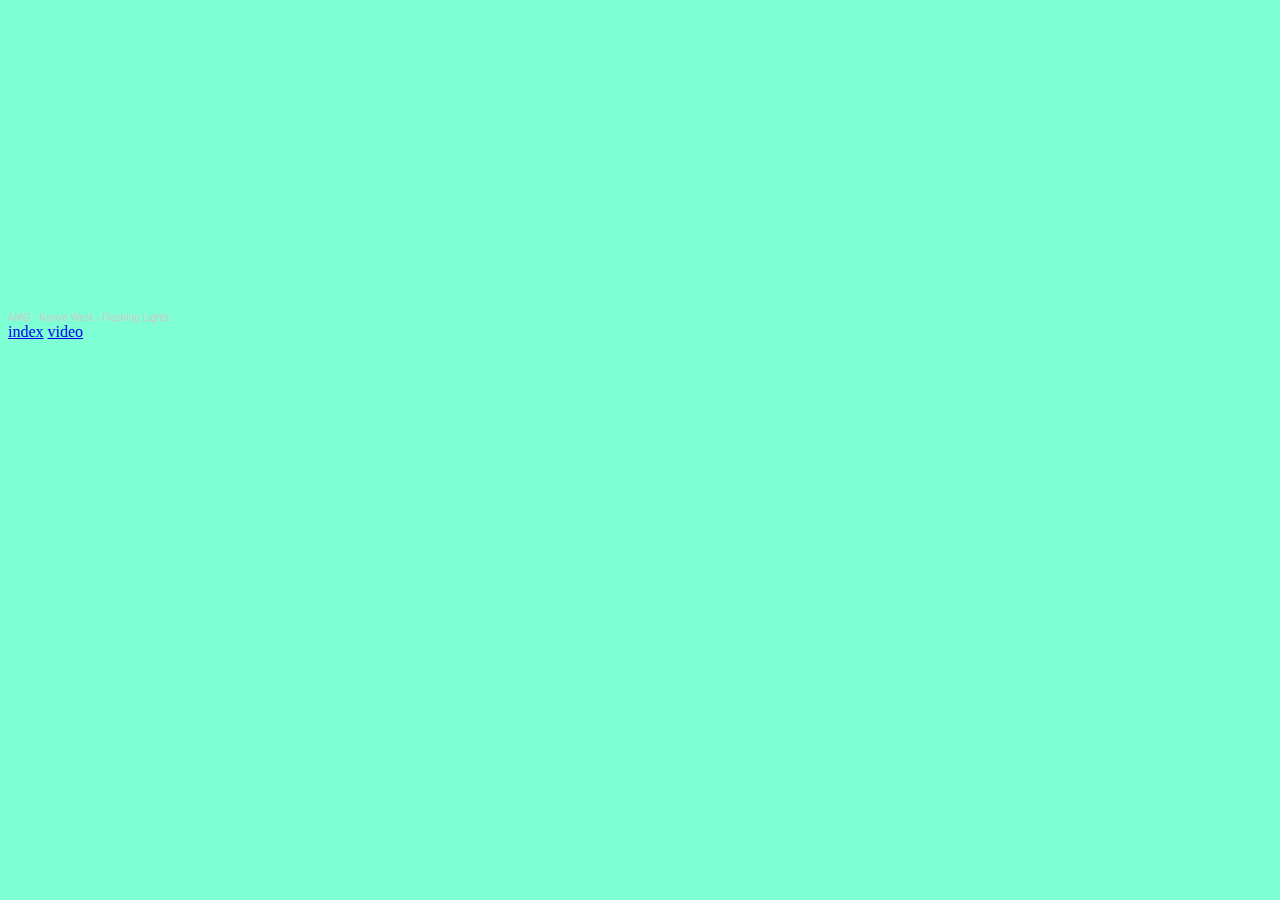
<file: 06_odkazy/audio.html>
<!DOCTYPE html>
<html lang="en">
<head>
    <meta charset="UTF-8">
    <meta name="viewport" content="width=device-width, initial-scale=1.0">
    <title>AUDIO</title>
    <link rel="stylesheet" href="assets/css/style.css">
</head>
<body>
    <iframe width="100%" height="300" scrolling="no" frameborder="no" allow="autoplay" src="https://w.soundcloud.com/player/?url=https%3A//api.soundcloud.com/tracks/soundcloud%253Atracks%253A1543824343&color=%23ff5500&auto_play=false&hide_related=false&show_comments=true&show_user=true&show_reposts=false&show_teaser=true&visual=true"></iframe><div style="font-size: 10px; color: #cccccc;line-break: anywhere;word-break: normal;overflow: hidden;white-space: nowrap;text-overflow: ellipsis; font-family: Interstate,Lucida Grande,Lucida Sans Unicode,Lucida Sans,Garuda,Verdana,Tahoma,sans-serif;font-weight: 100;"><a href="https://soundcloud.com/user-192076749" title="AMG" target="_blank" style="color: #cccccc; text-decoration: none;">AMG</a> · <a href="https://soundcloud.com/user-192076749/kanye-west-flashing-lights" title="Kanye West - Flashing Lights" target="_blank" style="color: #cccccc; text-decoration: none;">Kanye West - Flashing Lights</a></div>
    <a href="index.html">index</a>
    <a href="assets/dalsie/video.html">video</a>
</body>
</html>
</file>
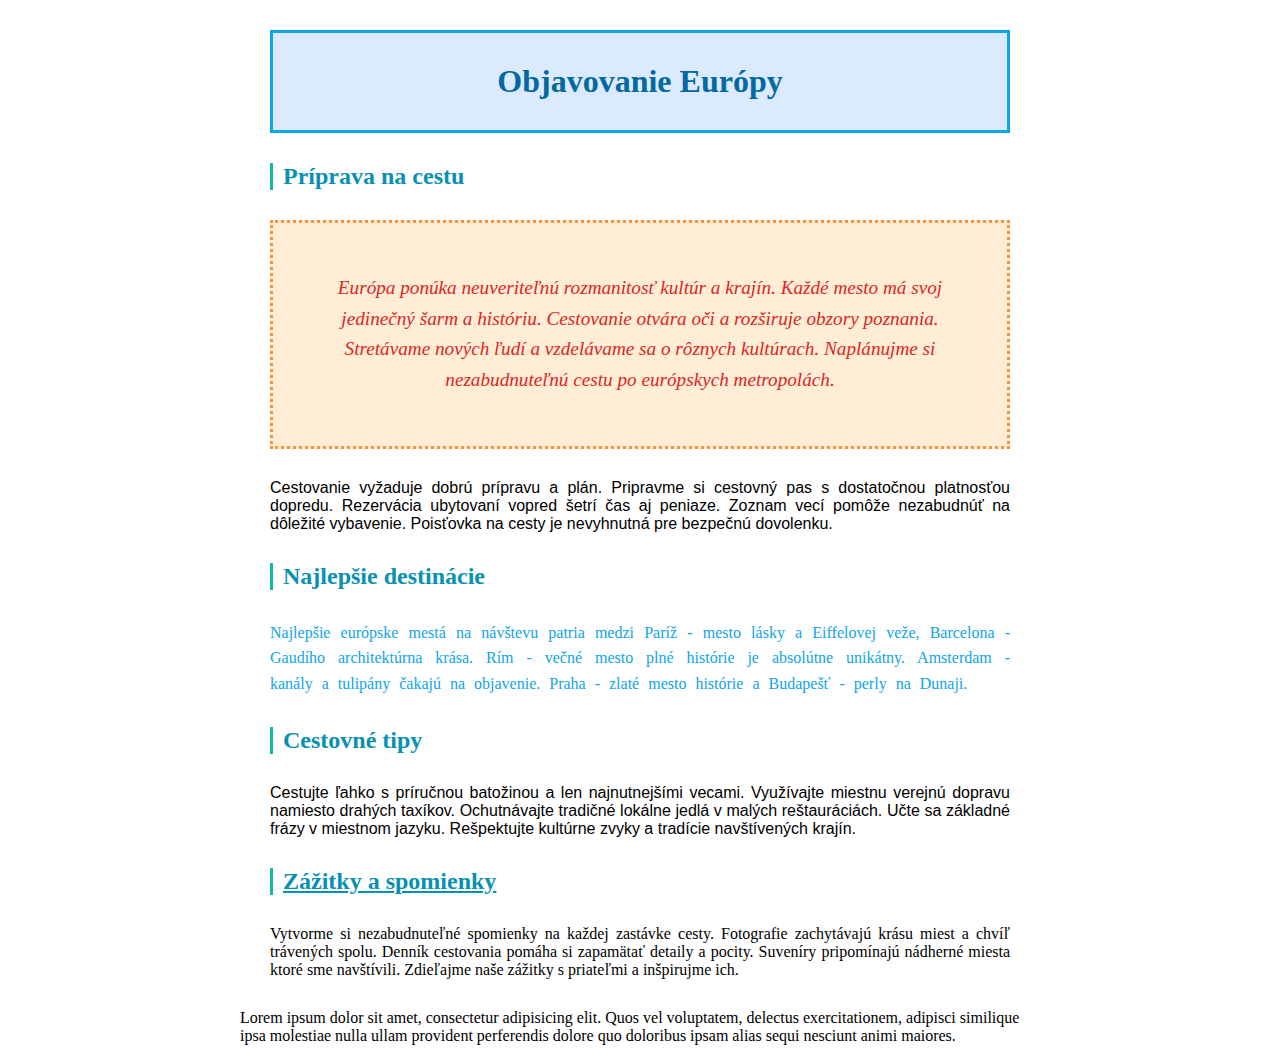
<file: starter/text.html>
<!DOCTYPE html>
<html lang="en">
<head>
    <meta charset="UTF-8">
    <meta name="viewport" content="width=device-width, initial-scale=1.0">
    <title>Tomáš Gajdoš</title>
    <link rel="stylesheet" href="style.css">
</head>
<body>
    <h1>Objavovanie Európy</h1>

    <h2 class="h2">Príprava na cestu</h2>

<p class="text-1">Európa ponúka neuveriteľnú rozmanitosť kultúr a krajín. <span class="mesto">Každé mesto</span> má svoj jedinečný šarm a históriu. Cestovanie otvára oči a rozširuje obzory poznania. Stretávame <span class="ludia">nových ľudí</span> a vzdelávame sa o rôznych kultúrach. Naplánujme si nezabudnuteľnú cestu po európskych metropolách.</p>

<p class="text-2">Cestovanie <span>vyžaduje dobrú prípravu</span> a plán. Pripravme si cestovný pas s dostatočnou platnosťou dopredu. Rezervácia ubytovaní vopred šetrí <span class="peniaze">čas aj peniaze.</span> Zoznam vecí pomôže nezabudnúť na dôležité vybavenie. Poisťovka na cesty je nevyhnutná pre bezpečnú dovolenku.</p>

<h2 class="h2">Najlepšie destinácie</h2>

<p class="text-3">Najlepšie európske mestá na návštevu patria medzi Paríž - mesto lásky a Eiffelovej veže, Barcelona - Gaudího architektúrna krása. <span class="rim">Rím - večné mesto plné histórie</span> je absolútne unikátny. Amsterdam - kanály a tulipány čakajú na objavenie. Praha - zlaté mesto histórie a Budapešť - perly na Dunaji.</p>

<h2 class="h2">Cestovné tipy</h2>

<p class="text-4">Cestujte ľahko s príručnou batožinou a len najnutnejšími vecami. <span class="doprava">Využívajte miestnu verejnú dopravu</span> namiesto drahých taxíkov. Ochutnávajte tradičné lokálne jedlá v <span class="restaurant">malých reštauráciách.</span> Učte sa základné frázy v miestnom jazyku. Rešpektujte kultúrne zvyky a tradície navštívených krajín.</p>

<h2 class="h2-podciarknute">Zážitky a spomienky</h2>

<p class="text-5">Vytvorme si nezabudnuteľné spomienky na každej zastávke cesty. Fotografie zachytávajú krásu miest a chvíľ trávených spolu. Denník cestovania pomáha si zapamätať <span class="pocity">detaily a pocity.</span> Suveníry pripomínajú nádherné miesta ktoré sme navštívili. Zdieľajme naše zážitky s priateľmi a inšpirujme ich.</p>

<p class="lorem">
    Lorem ipsum dolor sit amet, consectetur adipisicing elit. Quos vel voluptatem, delectus exercitationem, adipisci similique ipsa molestiae nulla ullam provident perferendis dolore quo doloribus ipsam alias sequi nesciunt animi maiores.
</p>
</body>
</html>


<!--
===================================
FONTY NA POUŽITIE:
===================================
font-family: 'Tahoma', sans-serif;
font-family: 'Cambria', serif;
font-family: 'Segoe UI', sans-serif;
font-family: 'Times New Roman', serif;
font-family: 'Consolas', monospace;
font-family: 'Georgia', serif;

Použité farby
===================================
#1a1a1a (tmavošedá)
#0369a1 (modrá)
#0ea5e9 (svetlomodrá)
#555 (sivá)
#dc2626 (červená)
#0891b2 (tyrkysová)
#1d4ed8 (tmavomodrá)
#9333ea (fialová)
#ea580c (oranžová)
#16a34a (zelená)
#be123c (ružová)
#ecfeff (svetlotyrkysová)
#dbeafe (svetlomodrá 2)
#e0e7ff (svetlofialová)
#ffedd5 (svetlooranžová)
#fef9c3 (svetložltá)
#ffe4e6 (svetloružová)
#fef3c7 (béžová)
#0ea5e9 (jasnomodrá)
#14b8a6 (tyrkysová 2)
#a855f7 (jasnofialová)
#fb923c (jamnooranžová)
-->
</file>
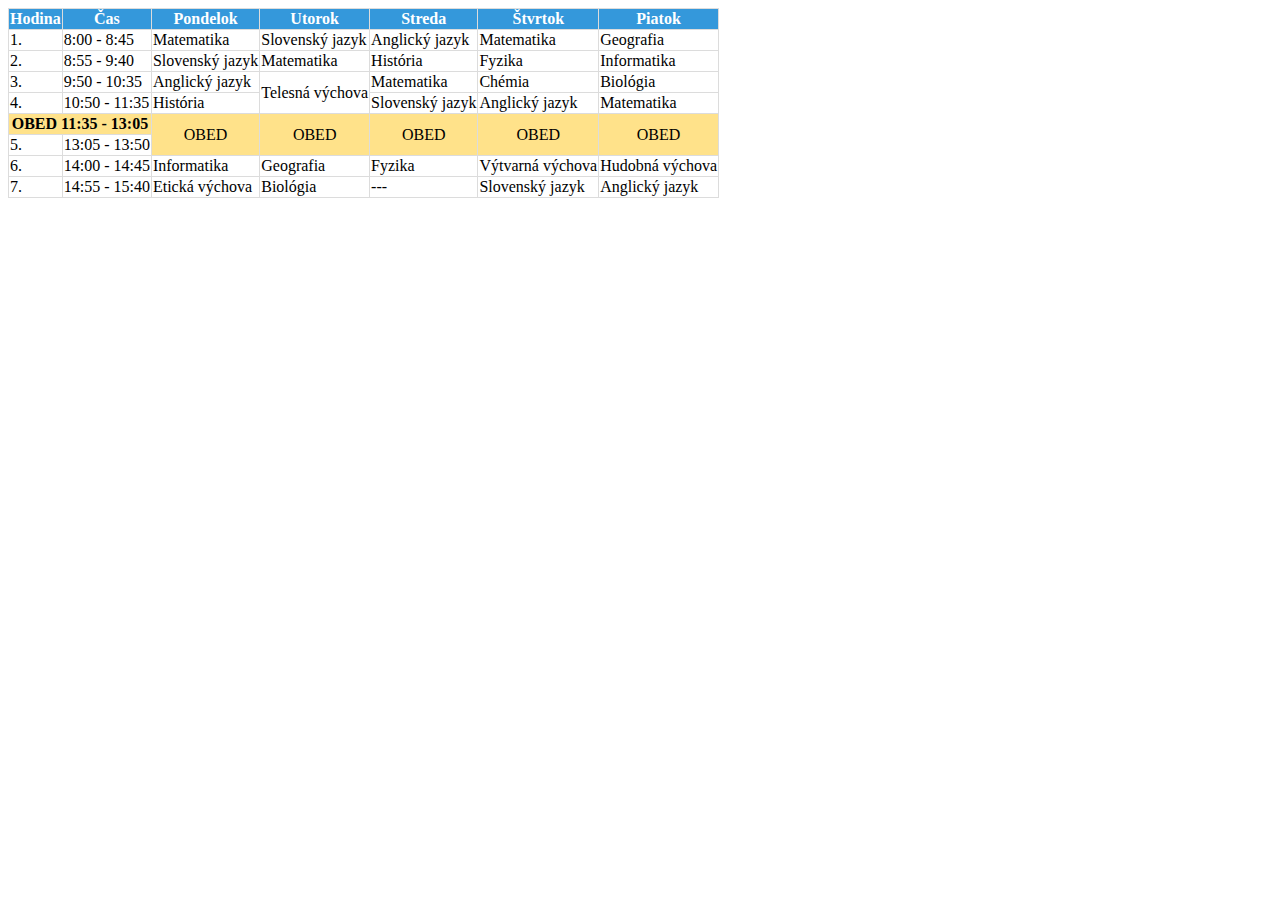
<file: úloha-html/Gajdoš.html>
<!DOCTYPE html>
<html lang="en">
<head>
    <meta charset="UTF-8">
    <meta name="viewport" content="width=device-width, initial-scale=1.0">
    <title>Úloha</title>
    <link rel="stylesheet" href="Gajdoš.css">
</head>
<body>
    <table>
        <thead>
            <tr>
                <th>Hodina</th>
                <th>Čas</th>
                <th>Pondelok</th>
                <th>Utorok</th>
                <th>Streda</th>
                <th>Štvrtok</th>
                <th>Piatok</th>
            </tr>
        </thead>
        <tbody>
            <tr>
                <td>1.</td>
                <td>8:00 - 8:45</td>
                <td>Matematika</td>
                <td>Slovenský jazyk</td>
                <td>Anglický jazyk</td>
                <td>Matematika</td>
                <td>Geografia</td>
            </tr>
            <tr>
                <td>2.</td>
                <td>8:55 - 9:40</td>
                <td>Slovenský jazyk</td>
                <td>Matematika</td>
                <td>História</td>
                <td>Fyzika</td>
                <td>Informatika</td>
            </tr>
            <tr>
               <td>3.</td>
                <td>9:50 - 10:35</td>
                <td>Anglický jazyk</td>
                <td rowspan="2">Telesná výchova</td>
                <td>Matematika</td>
                <td>Chémia</td>
                <td>Biológia</td>
            </tr>
            <tr>
                <td>4.</td>
                <td>10:50 - 11:35</td>
                <td>História</td>
                <td>Slovenský jazyk</td>
                <td>Anglický jazyk</td>
                <td>Matematika</td>
            </tr>
            <tr>
                <th colspan="2">OBED 11:35 - 13:05</th>
                <td rowspan="2">OBED</td>
                <td rowspan="2">OBED</td>
                <td rowspan="2">OBED</td>
                <td rowspan="2">OBED</td>
                <td rowspan="2">OBED</td>
            </tr>
            <tr>
                <td>5.</td>
                <td>13:05 - 13:50</td>  
            </tr>
            <tr>
                <td>6.</td>
                <td>14:00 - 14:45</td>
                <td>Informatika</td>
                <td>Geografia</td>
                <td>Fyzika</td>
                <td>Výtvarná výchova</td>
                <td>Hudobná výchova</td>
            </tr>
            <tr>
                <td>7.</td>
                <td>14:55 - 15:40</td>
                <td>Etická výchova</td>
                <td>Biológia</td>
                <td>---</td>
                <td>Slovenský jazyk</td>
                <td>Anglický jazyk</td>
            </tr>
        </tbody>
    </table>
</body>
</html>
</file>
<file: 05_tabulky/style.css>
body{
    
}
table, th, td{
    border: solid black;
    border-collapse: collapse;
    width: 40%;
    padding: 5px;
}
thead, tfoot{
    background-color: green;
    color: white;
}
</file>
<file: 07_selektory/assets/css/style.css>
h2{
    color: #d32f2f;
    background-color: #ffebee;
    border-radius: 5px;
}
.vyrazny{
    color: #fff;
    background-color: #028cee;
    padding: 15px;
    border-radius: 5px;
    border-left: 4px solid #1976d2;
    font-weight: bold;
}
</file>
<file: uloha_2/assets/css/style.css>
body {
    font-family: Arial, sans-serif;
    max-width: 900px;
    margin: 40px auto;
    color: #333;
}

h1 {
    text-align: center;
}

h2 {
    margin-top: 40px;
    border-top: 1px solid #ddd;
    padding-top: 20px;
}

.intro{text-align: center;}


.serif { font-family: "Times New Roman", serif; }
.sans { font-family: Arial, sans-serif; }
.mono { font-family: "Courier New", monospace; }


.big { font-size: 32px; }
.medium { font-size: 20px; }
.small { font-size: 12px; }


.light { font-weight: 300; }
.normal { font-weight: 400; }
.bold { font-weight: 700; }
.extra-bold { font-weight: 900; }

.normal-style {font-style: normal;}
.italic { font-style: italic; }
.oblique { font-style: oblique; }


.red { color: red; }
.blue { color: blue; }
.green { color: green; }
.purple { color: purple; }


.left { text-align: left; }
.center { text-align: center; }
.right { text-align: right; }
.justify { text-align: justify; }


.lh-small { line-height: 1.2; }
.lh-normal { line-height: 1.6; }
.lh-big { line-height: 2.5; }


.letter-small { letter-spacing: -1px; }
.letter-normal { letter-spacing: 0px; }
.letter-big { letter-spacing: 5px; }
.letter-extra-big{ letter-spacing: 10px;}

.word-normal{ word-spacing: 0px;}
.word-big{ word-spacing: 10px;}


.upper { text-transform: uppercase; }
.lower { text-transform: lowercase; }
.capitalize { text-transform: capitalize; }


.underline { text-decoration: underline; }
.overline { text-decoration: overline; }
.line-through { text-decoration: line-through; }


.indent { text-indent: 40px; }


.shadow-light { text-shadow: 1px 1px 2px #aaa; }
.shadow-strong { text-shadow: 3px 3px 5px #555; }
.shadow-color { text-shadow: 2px 2px 5px red; }


.combo-one {
    font-size: 24px;
    font-weight: 700;
    color: blue;
    text-shadow: 2px 2px 4px #888;
}

.combo-two {
    font-style: italic;
    text-align: center;
    color: green;
    word-spacing: 10px;
}

.combo-three {
    text-transform: lowercase;
    color: red;
    font-family: monospace;
    text-decoration: underline;
}


.roboto { font-family: 'Roboto', sans-serif; }
.playfair { font-family: 'Playfair Display', serif; }
.opensans { font-family: 'Open Sans', sans-serif; }

footer {
    margin-top: 40px;
    text-align: center;
    font-size: 14px;
}
</file>
<file: 06_odkazy/assets/css/style.css>
body{
    background-color: aquamarine;
}
</file>
<file: starter/style.css>
body{
margin: 0 auto;
width: 800px;
}
h1{
    text-align: center;
    color:#0369a1 ;
    padding: 30px;
    border: 3px solid #0ea5e9;
    margin: 30px;
    background-color: #dbeafe;
}
.h2{
    border-left: solid #14b8a6;
    color: #0891b2;
    margin: 30px;
    padding-left: 10px;
}
.h2-podciarknute{
    border-left: solid #14b8a6;
    color: #0891b2;
    margin: 30px;
    padding-left: 10px;
    text-decoration: underline;
}
.text-1{
    padding: 50px;
    border: 3px dotted #fb923c;
    margin: 30px;
    background-color: #ffedd5;
    color: #dc2626;
    text-align: center;
    font-size: larger;
    font-family: 'Times New Roman', serif,;
    font-style: italic;
    line-height: 1.6;
}
.text-2{
    text-align: justify;
    font-family: 'Tahoma', sans-serif;
    margin: 30px;
}
.text-3{
    margin: 30px;
    text-align: justify;
    line-height: 1.6;
    font-family: 'Georgia', serif;
    word-spacing: 5px;
    color: #0ea5e9;
}
.text-4{
    margin: 30px;
    text-align: justify;
    font-family: 'Tahoma', sans-serif;
}
.text-5{
    margin: 30px;
    text-align: justify;
}
</file>
<file: úloha-html/Gajdoš.css>
table {
    border-collapse: collapse;
}

th, td {
    border: 1px solid gainsboro;
}

tbody tr:has(th[colspan="2"]) th,
tbody tr:has(th[colspan="2"]) td {
    background-color: #ffe28a;text-align: center;
}

thead th {
    background: #3498db;
    color: white;
}
</file>
<file: odkazy_kotvy/assets/css/style.css>
/* RESET */
* {
    margin: 0;
    padding: 0;
    box-sizing: border-box;
}

body {
    font-family: 'Segoe UI', Tahoma, Geneva, Verdana, sans-serif;
    line-height: 1.6;
    color: #333;
}

/* Plynulé scrollovanie pri kliknutí na odkazy */
html {
    scroll-behavior: smooth;
}

.container {
    max-width: 1200px;
    margin: 0 auto;
    padding: 0 2rem;
}

/* ===== NAVIGÁCIA ===== */
.nav {
    background: #2c3e50;
    color: white;
    padding: 1rem 0;
    position: sticky;
    top: 0;
    z-index: 100;
    box-shadow: 0 2px 10px rgba(0,0,0,0.1);
}

.nav .container {
    display: flex;
    justify-content: space-between;
    align-items: center;
}

.nav__logo {
    font-size: 1.5rem;
    font-weight: bold;
}

.nav__list {
    display: flex;
    gap: 2rem;
    list-style: none;
}

.nav__list a {
    color: white;
    text-decoration: none;
    font-weight: 500;
    transition: color 0.3s;
}

.nav__list a:hover {
    color: #3498db;
}

/* ===== HERO SEKCIA ===== */
.hero {
    /* Pridaj hero.jpg ako background-image background-image:  */
    background-image: url(../images/hero.jpg);
    background-size: cover;
    background-position: center;
    background-repeat: no-repeat;
    min-height: 80vh;
    display: flex;
    align-items: center;
    justify-content: center;
    text-align: center;
    color: white;
    position: relative;
}

/* Tmavá priehľadná vrstva pre lepšiu čitateľnosť textu */
.hero::before {
    content: '';
    position: absolute;
    top: 0;
    left: 0;
    width: 100%;
    height: 100%;
    background: rgba(0, 0, 0, 0.5);
    z-index: 1;
}

.hero__content {
    position: relative;
    z-index: 2;
}

.hero h1 {
    font-size: 3rem;
    margin-bottom: 1rem;
    text-shadow: 2px 2px 4px rgba(0,0,0,0.5);
}

.hero p {
    font-size: 1.5rem;
    margin-bottom: 2rem;
}

.hero__btn {
    display: inline-block;
    padding: 1rem 2.5rem;
    background: #3498db;
    color: white;
    text-decoration: none;
    border-radius: 50px;
    font-weight: bold;
    transition: all 0.3s;
    box-shadow: 0 4px 15px rgba(52, 152, 219, 0.4);
}

.hero__btn:hover {
    background: #2980b9;
    transform: translateY(-2px);
    box-shadow: 0 6px 20px rgba(52, 152, 219, 0.6);
}

/* ===== SEKCIA: O MNE ===== */
.about {
    padding: 5rem 0;
    background: #ecf0f1;
}

.about h2 {
    text-align: center;
    font-size: 2.5rem;
    margin-bottom: 3rem;
    color: #2c3e50;
}

.about__content {
    display: flex;
    gap: 3rem;
    align-items: center;
}

.about__img {
    width: 300px;
    height: 300px;
    border-radius: 50%;
    object-fit: cover;
    box-shadow: 0 10px 30px rgba(0,0,0,0.2);
}

.about__text p {
    font-size: 1.1rem;
    margin-bottom: 1rem;
    line-height: 1.8;
}

/* ===== SEKCIA: PORTFÓLIO ===== */
.portfolio {
    padding: 5rem 0;
    background: white;
}

.portfolio h2 {
    text-align: center;
    font-size: 2.5rem;
    margin-bottom: 3rem;
    color: #2c3e50;
}

.portfolio__grid {
    display: grid;
    grid-template-columns: repeat(auto-fit, minmax(300px, 1fr));
    gap: 2rem;
}

.portfolio__card {
    background: white;
    border-radius: 15px;
    overflow: hidden;
    box-shadow: 0 5px 20px rgba(0,0,0,0.1);
    transition: transform 0.3s, box-shadow 0.3s;
}

.portfolio__card:hover {
    transform: translateY(-10px);
    box-shadow: 0 10px 30px rgba(0,0,0,0.2);
}

.portfolio__card img {
    width: 100%;
    height: 250px;
    object-fit: cover;
}

.portfolio__card h3 {
    padding: 1rem 1.5rem 0.5rem;
    color: #2c3e50;
}

.portfolio__card p {
    padding: 0 1.5rem 1.5rem;
    color: #7f8c8d;
}

/* ===== SEKCIA: KONTAKT ===== */
.contact {
    padding: 5rem 0;
    background: linear-gradient(135deg, #667eea 0%, #764ba2 100%);
    color: white;
    text-align: center;
}

.contact h2 {
    font-size: 2.5rem;
    margin-bottom: 1rem;
}

.contact > .container > p {
    font-size: 1.2rem;
    margin-bottom: 3rem;
}

.contact__info {
    display: grid;
    grid-template-columns: repeat(auto-fit, minmax(250px, 1fr));
    gap: 2rem;
    margin-bottom: 3rem;
}

.contact__item {
    background: rgba(255,255,255,0.1);
    padding: 2rem;
    border-radius: 15px;
    backdrop-filter: blur(10px);
}

.contact__item h3 {
    font-size: 1.5rem;
    margin-bottom: 0.5rem;
}

.contact__btn-back {
    display: inline-block;
    padding: 1rem 2rem;
    background: white;
    color: #667eea;
    text-decoration: none;
    border-radius: 50px;
    font-weight: bold;
    transition: all 0.3s;
}

.contact__btn-back:hover {
    transform: scale(1.05);
    box-shadow: 0 5px 20px rgba(255,255,255,0.3);
}

/* ===== FOOTER ===== */
footer {
    background: #2c3e50;
    color: white;
    text-align: center;
    padding: 2rem 0;
}

/* ===== RESPONZIVITA ===== */
@media (max-width: 768px) {
    .nav__list {
        gap: 1rem;
    }
    
    .hero h1 {
        font-size: 2rem;
    }
    
    .hero p {
        font-size: 1.2rem;
    }
    
    .about__content {
        flex-direction: column;
        text-align: center;
    }
    
    .about__img {
        width: 200px;
        height: 200px;
    }
}
</file>
